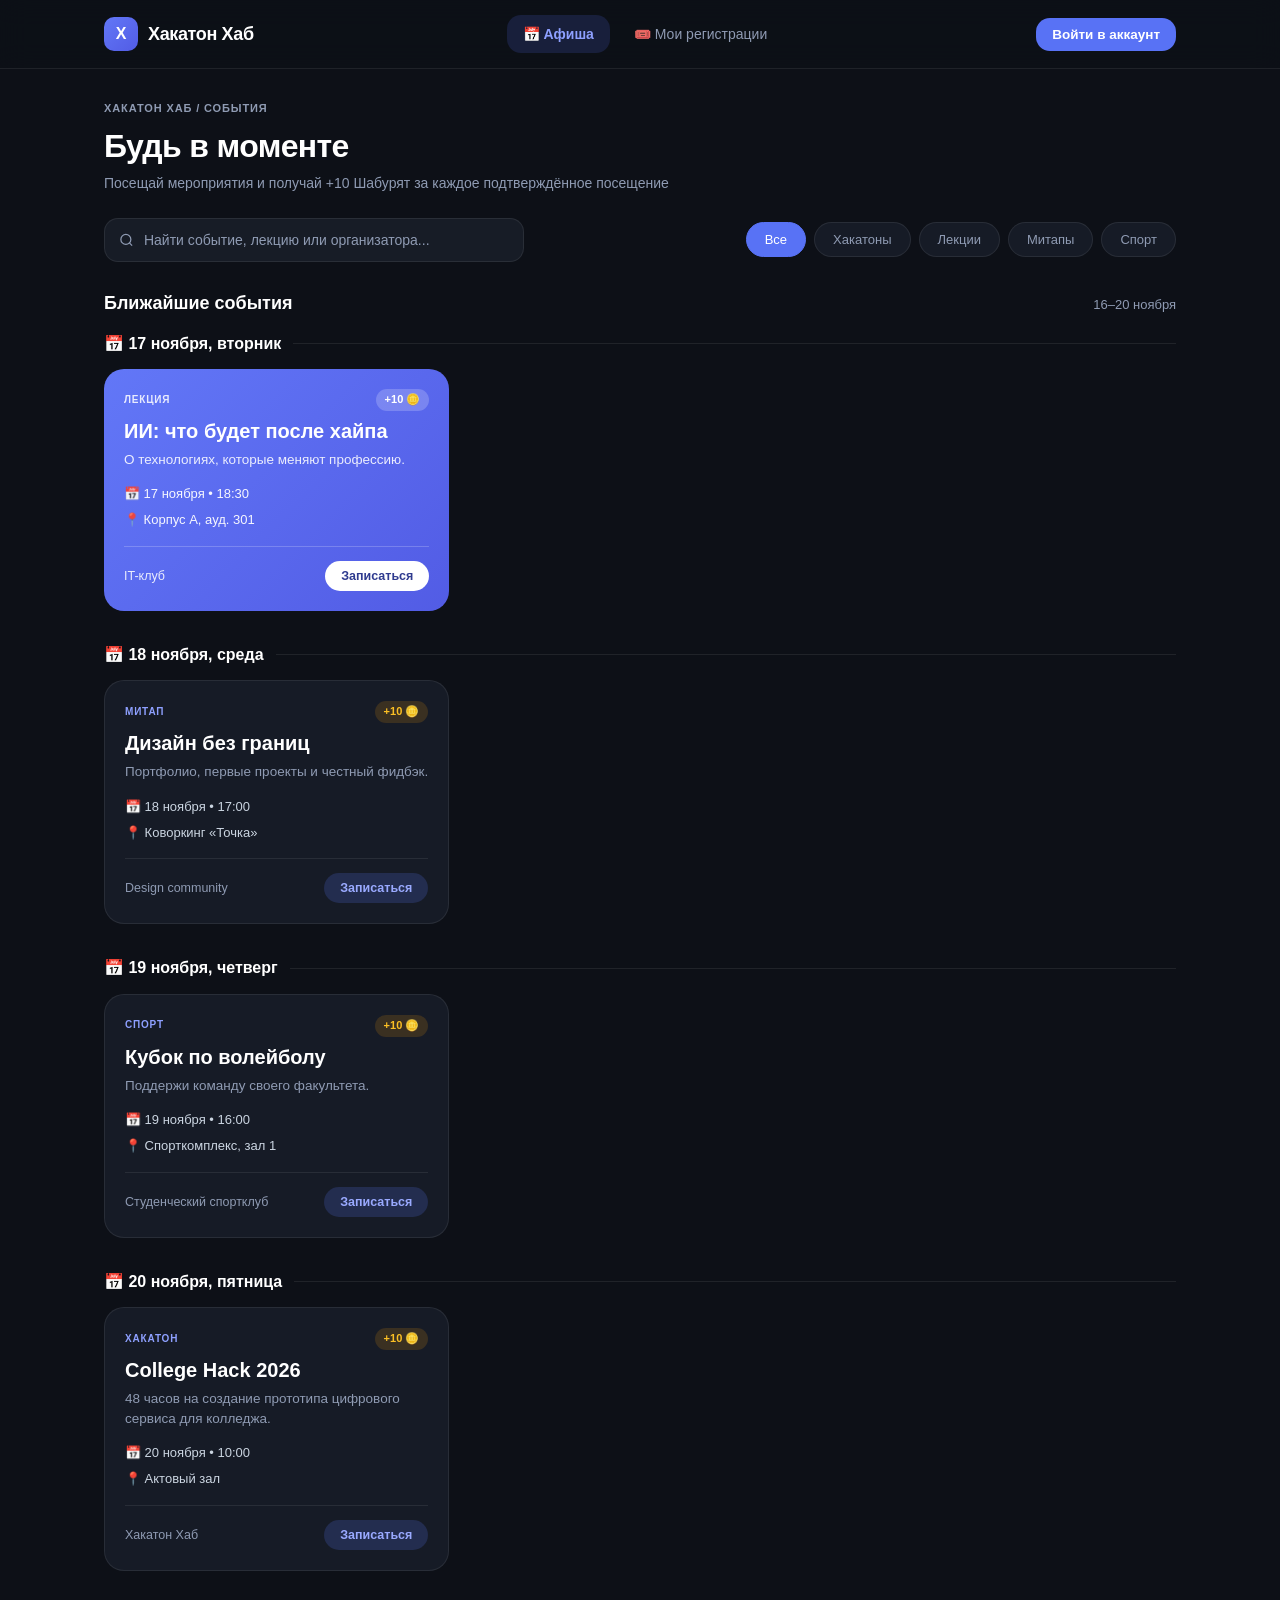
<file: index.html>
<!DOCTYPE html>
<html lang="ru">
<head>
  <meta charset="UTF-8" />
  <meta name="viewport" content="width=device-width, initial-scale=1.0" />
  <title>Хакатон Хаб — Афиша мероприятий</title>
  <link rel="stylesheet" href="style.css" />
</head>
<body>

  <!-- Верхняя навигационная панель -->
  <header class="topbar">
    <div class="container topbar-inner">
      <a href="index.html" class="brand" id="brand-logo">
        <span class="brand-badge">Х</span>
        <span class="brand-name">Хакатон Хаб</span>
      </a>

      <nav class="nav-tabs">
        <a href="index.html" class="tab-item active">📅 Афиша</a>
        <a href="registrations.html" class="tab-item">
          🎟️ Мои регистрации
          <span class="nav-counter" id="nav-reg-count">0</span>
        </a>
      </nav>

      <!-- Блок аккаунта и баланса Шабурят -->
      <div class="user-panel" id="user-panel"></div>
    </div>
  </header>

  <main class="container main-wrapper">

    <!-- ЭКРАН 1: АФИША -->
    <section id="view-feed" class="screen-content active">
      <div class="page-header">
        <div>
          <div class="eyebrow">ХАКАТОН ХАБ / СОБЫТИЯ</div>
          <h1 class="page-title">Будь в моменте</h1>
          <p class="page-subtitle">Посещай мероприятия и получай +10 Шабурят за каждое подтверждённое посещение</p>
        </div>
      </div>

      <div class="controls-bar">
        <div class="search-box">
          <svg width="16" height="16" fill="none" stroke="#8f9bb3" stroke-width="2" viewBox="0 0 24 24">
            <circle cx="11" cy="11" r="8"></circle>
            <path d="m21 21-4.3-4.3"></path>
          </svg>
          <input type="text" id="search-input" placeholder="Найти событие, лекцию или организатора..." />
        </div>

        <div class="chips-row" id="category-chips">
          <button class="chip active" data-category="all">Все</button>
          <button class="chip" data-category="Хакатон">Хакатоны</button>
          <button class="chip" data-category="Лекция">Лекции</button>
          <button class="chip" data-category="Митап">Митапы</button>
          <button class="chip" data-category="Спорт">Спорт</button>
        </div>
      </div>

      <div class="section-header">
        <span class="section-title">Ближайшие события</span>
        <span class="section-meta">16–20 ноября</span>
      </div>

      <div id="events-list" class="events-grid"></div>
    </section>

    <!-- ЭКРАН 2: ДЕТАЛИ СОБЫТИЯ -->
    <section id="view-details" class="screen-content">
      <div class="nav-header">
        <button class="back-btn" id="btn-back">← Назад к афише</button>
      </div>

      <div class="details-layout">
        <div class="details-main">
          <div class="hero-banner" id="detail-banner">
            <div class="hero-tag" id="detail-tag">ЛЕКЦИЯ / ТЕХНОЛОГИИ</div>
            <h1 class="hero-title" id="detail-title">ИИ: что будет после хайпа</h1>
            <div class="hero-bottom">
              <div class="hero-badges">
                <span class="badge-free" id="detail-entry">Вход свободный</span>
                <span class="badge-bonus">+10 Шабурят</span>
              </div>
              <span class="hero-date" id="detail-short-date">17.11</span>
            </div>
          </div>

          <div class="about-block">
            <h3>О событии</h3>
            <p id="detail-description"></p>
          </div>
        </div>

        <aside class="details-sidebar">
          <div class="info-card">
            <div class="info-list">
              <div class="info-row">
                <div class="info-icon">📅</div>
                <div>
                  <div class="info-main" id="detail-date">17 ноября, вторник</div>
                  <div class="info-sub" id="detail-time">18:30–20:00</div>
                </div>
              </div>
              <div class="info-row">
                <div class="info-icon">📍</div>
                <div>
                  <div class="info-main" id="detail-location">Корпус А, аудитория 301</div>
                  <div class="info-sub" id="detail-address">Университетская, 12</div>
                </div>
              </div>
              <div class="info-row">
                <div class="info-icon">👥</div>
                <div>
                  <div class="info-main" id="detail-organizer">IT-клуб</div>
                  <div class="info-sub">Организатор</div>
                </div>
              </div>
            </div>

            <div class="reminder-card">
              <div class="reminder-top">
                <div class="reminder-left">
                  <span>🔔</span>
                  <div>
                    <div class="reminder-title">Не пропусти начало</div>
                    <div class="reminder-sub">Напомним за день и за час</div>
                  </div>
                </div>
                <label class="switch">
                  <input type="checkbox" id="detail-reminder-toggle" checked />
                  <span class="slider"></span>
                </label>
              </div>
              <div class="reminder-note" id="reminder-status-text">Локальные уведомления в браузере</div>
            </div>

            <button class="btn-cta" id="detail-cta-btn">
              <span id="detail-cta-text">Записаться</span>
              <span class="arrow" id="detail-cta-arrow">→</span>
            </button>
            <div class="cta-caption" id="detail-cta-caption">Бонус +10 Шабурят начислится после подтверждения посещения</div>
          </div>
        </aside>
      </div>
    </section>

  </main>

  <!-- Модальное окно авторизации -->
  <div class="modal-backdrop" id="auth-modal">
    <div class="modal-card">
      <div class="modal-header">
        <div>
          <div class="eyebrow">COLLEGE PLATFORM ID</div>
          <h2 class="modal-title">Вход в аккаунт</h2>
        </div>
        <button class="modal-close" id="close-auth-modal">✕</button>
      </div>
      <p class="modal-subtitle">Единая учётная запись и кошелёк бонусов «Шабурята»</p>

      <form id="auth-form" class="auth-form">
        <div class="form-group">
          <label for="auth-name">Имя и фамилия</label>
          <input type="text" id="auth-name" placeholder="Например: Алексей Смирнов" required />
        </div>
        <div class="form-group">
          <label for="auth-group">Номер группы</label>
          <input type="text" id="auth-group" placeholder="Например: 1XX-1-11" required />
        </div>
        <button type="submit" class="btn-cta">Войти или создать аккаунт</button>
      </form>

      <div class="demo-accounts">
        <div class="demo-label">Быстрый вход в тестовый аккаунт:</div>
        <div class="demo-list">
          <button type="button" class="demo-btn" data-name="Мария Иванова" data-group="1ИС-2-24">Мария Иванова (гр. 1ИС-2-24)</button>
          <button type="button" class="demo-btn" data-name="Дмитрий Соколов" data-group="2ПМ-1-23">Дмитрий Соколов (гр. 2ПМ-1-23)</button>
        </div>
      </div>
    </div>
  </div>

  <!-- Модальное окно кошелька Шабурят -->
  <div class="modal-backdrop" id="wallet-modal">
    <div class="modal-card">
      <div class="modal-header">
        <div>
          <div class="eyebrow">ЕДИНЫЙ КОШЕЛЁК</div>
          <h2 class="modal-title">Мои Шабурята</h2>
        </div>
        <button class="modal-close" id="close-wallet-modal">✕</button>
      </div>

      <div class="wallet-summary">
        <div class="wallet-balance-box">
          <span class="wallet-balance-label">Текущий баланс</span>
          <span class="wallet-balance-value" id="wallet-balance-num">0 🪙</span>
        </div>
        <div class="wallet-limits">
          <div class="limit-row">
            <span>Лимит Хакатон Хаба за неделю:</span>
            <strong id="wallet-service-limit">0 / 20</strong>
          </div>
          <div class="limit-row">
            <span>Общий недельный лимит:</span>
            <strong id="wallet-total-limit">0 / 60</strong>
          </div>
        </div>
      </div>

      <div class="wallet-rules-note">
        +10 Шабурят за подтверждённое посещение мероприятия. Оплата до 30% заказа в «Кампус Фуд».
      </div>

      <h3 class="history-title">История начислений</h3>
      <div class="history-list" id="wallet-history-list"></div>
    </div>
  </div>

  <div class="toast" id="toast"></div>

  <script src="script.js"></script>
</body>
</html>
</file>
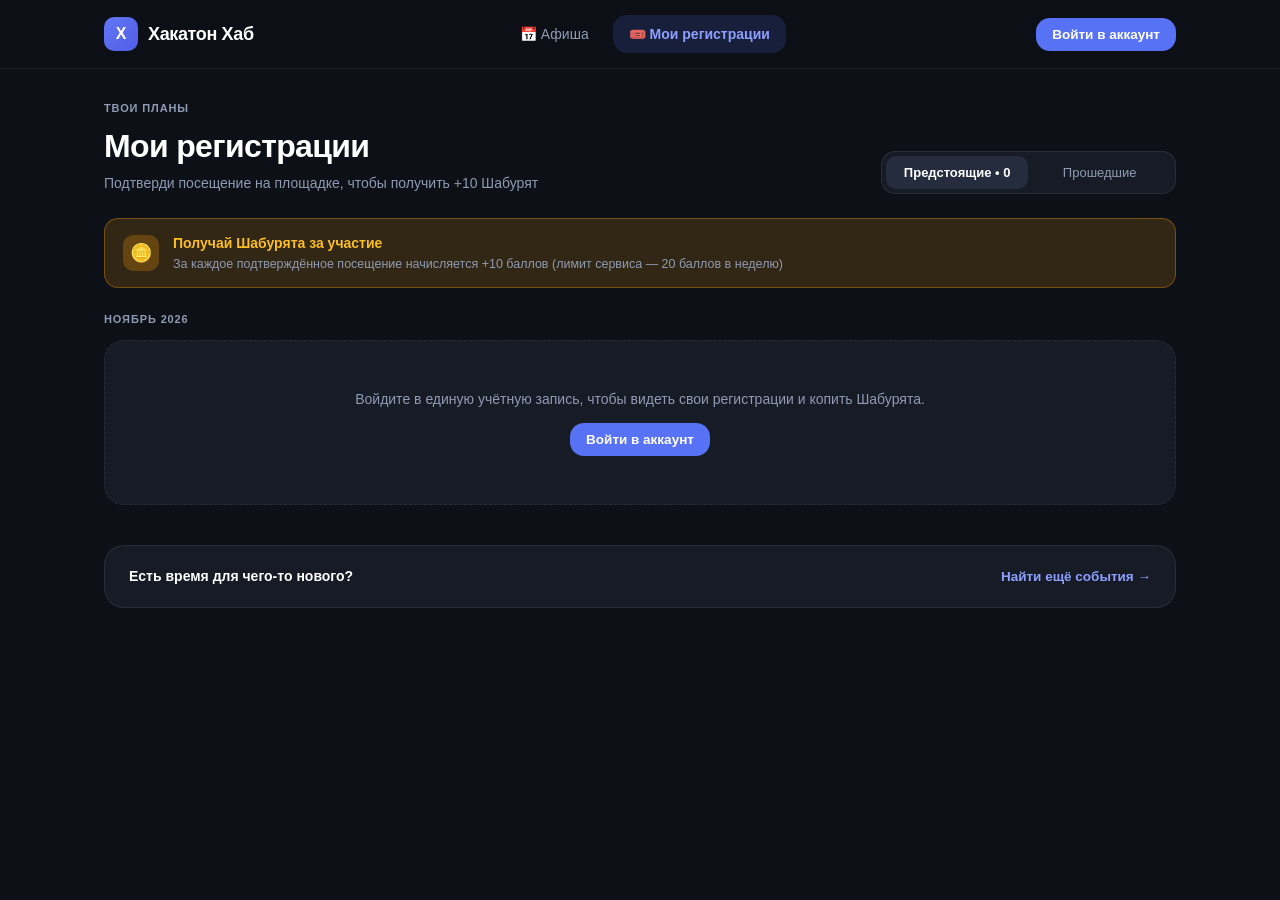
<file: registrations.html>
<!DOCTYPE html>
<html lang="ru">
<head>
  <meta charset="UTF-8" />
  <meta name="viewport" content="width=device-width, initial-scale=1.0" />
  <title>Хакатон Хаб — Мои регистрации</title>
  <link rel="stylesheet" href="style.css" />
</head>
<body>

  <!-- Верхняя навигационная панель -->
  <header class="topbar">
    <div class="container topbar-inner">
      <a href="index.html" class="brand">
        <span class="brand-badge">Х</span>
        <span class="brand-name">Хакатон Хаб</span>
      </a>

      <nav class="nav-tabs">
        <a href="index.html" class="tab-item">📅 Афиша</a>
        <a href="registrations.html" class="tab-item active">
          🎟️ Мои регистрации
          <span class="nav-counter" id="nav-reg-count">0</span>
        </a>
      </nav>

      <!-- Блок аккаунта и баланса Шабурят -->
      <div class="user-panel" id="user-panel"></div>
    </div>
  </header>

  <main class="container main-wrapper">

    <section id="view-registrations" class="screen-content active">
      <div class="page-header">
        <div>
          <div class="eyebrow">ТВОИ ПЛАНЫ</div>
          <h1 class="page-title">Мои регистрации</h1>
          <p class="page-subtitle">Подтверди посещение на площадке, чтобы получить +10 Шабурят</p>
        </div>

        <div class="segmented-control">
          <button class="segment-btn active" data-tab="upcoming" id="seg-upcoming">Предстоящие • 0</button>
          <button class="segment-btn" data-tab="past" id="seg-past">Прошедшие</button>
        </div>
      </div>

      <div class="alert-banner" id="reg-alert-banner">
        <div class="alert-icon">🪙</div>
        <div>
          <div class="alert-title">Получай Шабурята за участие</div>
          <div class="alert-sub">За каждое подтверждённое посещение начисляется +10 баллов (лимит сервиса — 20 баллов в неделю)</div>
        </div>
      </div>

      <div class="month-label" id="reg-month-label">НОЯБРЬ 2026</div>

      <!-- Сетка регистраций -->
      <div id="registrations-list" class="events-grid"></div>

      <div class="empty-promo">
        <div class="empty-promo-title">Есть время для чего-то нового?</div>
        <a href="index.html" class="empty-promo-link">
          <span>Найти ещё события →</span>
        </a>
      </div>
    </section>

  </main>

  <!-- Модальное окно авторизации -->
  <div class="modal-backdrop" id="auth-modal">
    <div class="modal-card">
      <div class="modal-header">
        <div>
          <div class="eyebrow">COLLEGE PLATFORM ID</div>
          <h2 class="modal-title">Вход в аккаунт</h2>
        </div>
        <button class="modal-close" id="close-auth-modal">✕</button>
      </div>
      <p class="modal-subtitle">Единая учётная запись и кошелёк бонусов «Шабурята»</p>

      <form id="auth-form" class="auth-form">
        <div class="form-group">
          <label for="auth-name">Имя и фамилия</label>
          <input type="text" id="auth-name" placeholder="Например: Алексей Смирнов" required />
        </div>
        <div class="form-group">
          <label for="auth-group">Номер группы</label>
          <input type="text" id="auth-group" placeholder="Например: 1XX-1-11" required />
        </div>
        <button type="submit" class="btn-cta">Войти или создать аккаунт</button>
      </form>

      <div class="demo-accounts">
        <div class="demo-label">Быстрый вход в тестовый аккаунт:</div>
        <div class="demo-list">
          <button type="button" class="demo-btn" data-name="Мария Иванова" data-group="1ИС-2-24">Мария Иванова (гр. 1ИС-2-24)</button>
          <button type="button" class="demo-btn" data-name="Дмитрий Соколов" data-group="2ПМ-1-23">Дмитрий Соколов (гр. 2ПМ-1-23)</button>
        </div>
      </div>
    </div>
  </div>

  <!-- Модальное окно кошелька Шабурят -->
  <div class="modal-backdrop" id="wallet-modal">
    <div class="modal-card">
      <div class="modal-header">
        <div>
          <div class="eyebrow">ЕДИНЫЙ КОШЕЛЁК</div>
          <h2 class="modal-title">Мои Шабурята</h2>
        </div>
        <button class="modal-close" id="close-wallet-modal">✕</button>
      </div>

      <div class="wallet-summary">
        <div class="wallet-balance-box">
          <span class="wallet-balance-label">Текущий баланс</span>
          <span class="wallet-balance-value" id="wallet-balance-num">0 🪙</span>
        </div>
        <div class="wallet-limits">
          <div class="limit-row">
            <span>Лимит Хакатон Хаба за неделю:</span>
            <strong id="wallet-service-limit">0 / 20</strong>
          </div>
          <div class="limit-row">
            <span>Общий недельный лимит:</span>
            <strong id="wallet-total-limit">0 / 60</strong>
          </div>
        </div>
      </div>

      <div class="wallet-rules-note">
        +10 Шабурят за подтверждённое посещение мероприятия. Оплата до 30% заказа в «Кампус Фуд».
      </div>

      <h3 class="history-title">История начислений</h3>
      <div class="history-list" id="wallet-history-list"></div>
    </div>
  </div>

  <div class="toast" id="toast"></div>

  <script src="script.js"></script>
</body>
</html>
</file>
<file: style.css>
:root {
  --bg-app: #0d1017;
  --bg-surface: #161b26;
  --bg-surface-hover: #1e2534;
  --bg-input: #171c26;
  --border-subtle: rgba(255, 255, 255, 0.08);
  --text-primary: #ffffff;
  --text-secondary: #8f9bb3;
  --text-muted: #5c6880;
  --accent-blue: #5872f5;
  --accent-blue-hover: #4760e0;
  --accent-gradient: linear-gradient(135deg, #6277f7 0%, #525ce5 100%);
  --accent-purple-text: #8ea0ff;
  --bonus-bg: rgba(245, 158, 11, 0.16);
  --bonus-text: #fbbf24;
  --bonus-border: rgba(245, 158, 11, 0.35);
  --success-bg: rgba(34, 197, 94, 0.14);
  --success-text: #4ade80;
  --danger-text: #f87171;
  --radius-xl: 24px;
  --radius-lg: 20px;
  --radius-md: 14px;
  --radius-pill: 999px;
  --font-main: -apple-system, BlinkMacSystemFont, "SF Pro Display", "Segoe UI", Roboto, Inter, sans-serif;
}

* {
  box-sizing: border-box;
  margin: 0;
  padding: 0;
  -webkit-tap-highlight-color: transparent;
}

body {
  background-color: var(--bg-app);
  color: var(--text-primary);
  font-family: var(--font-main);
  min-height: 100vh;
  line-height: 1.45;
}

.container {
  max-width: 1120px;
  margin: 0 auto;
  padding: 0 24px;
}

/* Верхняя навигация */
.topbar {
  position: sticky;
  top: 0;
  z-index: 50;
  background-color: rgba(13, 16, 23, 0.88);
  backdrop-filter: blur(14px);
  border-bottom: 1px solid var(--border-subtle);
}

.topbar-inner {
  min-height: 68px;
  display: flex;
  align-items: center;
  justify-content: space-between;
  gap: 16px;
  flex-wrap: wrap;
  padding-top: 8px;
  padding-bottom: 8px;
}

.brand {
  display: flex;
  align-items: center;
  gap: 10px;
  text-decoration: none;
  color: var(--text-primary);
}

.brand-badge {
  width: 34px;
  height: 34px;
  border-radius: 10px;
  background: var(--accent-gradient);
  display: flex;
  align-items: center;
  justify-content: center;
  font-weight: 800;
  font-size: 16px;
  color: #ffffff;
}

.brand-name {
  font-size: 18px;
  font-weight: 700;
  letter-spacing: -0.02em;
}

.nav-tabs {
  display: flex;
  gap: 8px;
}

.tab-item {
  display: flex;
  align-items: center;
  gap: 8px;
  padding: 9px 16px;
  border-radius: var(--radius-md);
  text-decoration: none;
  font-size: 14px;
  font-weight: 500;
  color: var(--text-secondary);
  transition: 0.2s;
}

.tab-item:hover {
  color: var(--text-primary);
  background-color: rgba(255, 255, 255, 0.04);
}

.tab-item.active {
  background-color: rgba(88, 114, 245, 0.16);
  color: var(--accent-purple-text);
  font-weight: 600;
}

.nav-counter {
  background-color: var(--accent-blue);
  color: #ffffff;
  font-size: 11px;
  font-weight: 700;
  padding: 2px 7px;
  border-radius: var(--radius-pill);
}

/* Панель пользователя и баланса в шапке */
.user-panel {
  display: flex;
  align-items: center;
  gap: 10px;
}

.btn-login-nav {
  background-color: var(--accent-blue);
  color: #ffffff;
  border: none;
  border-radius: var(--radius-md);
  padding: 9px 16px;
  font-size: 13.5px;
  font-weight: 600;
  cursor: pointer;
  transition: 0.2s;
}

.btn-login-nav:hover {
  background-color: var(--accent-blue-hover);
}

.bonus-pill {
  display: flex;
  align-items: center;
  gap: 6px;
  background-color: var(--bonus-bg);
  border: 1px solid var(--bonus-border);
  color: var(--bonus-text);
  padding: 7px 13px;
  border-radius: var(--radius-pill);
  font-size: 13px;
  font-weight: 700;
  cursor: pointer;
  transition: 0.2s;
}

.bonus-pill:hover {
  filter: brightness(1.1);
}

.user-chip {
  display: flex;
  align-items: center;
  gap: 8px;
  background-color: var(--bg-surface);
  border: 1px solid var(--border-subtle);
  padding: 6px 12px;
  border-radius: var(--radius-pill);
  font-size: 13px;
}

.user-name-text {
  font-weight: 600;
  color: var(--text-primary);
}

.btn-logout {
  background: none;
  border: none;
  color: var(--text-secondary);
  font-size: 12px;
  cursor: pointer;
  padding-left: 6px;
  border-left: 1px solid var(--border-subtle);
}

.btn-logout:hover {
  color: var(--danger-text);
}

/* Основная область */
.main-wrapper {
  padding-top: 32px;
  padding-bottom: 64px;
}

.screen-content {
  display: none;
  animation: fadeIn 0.2s ease;
}

.screen-content.active {
  display: block;
}

@keyframes fadeIn {
  from { opacity: 0; transform: translateY(6px); }
  to { opacity: 1; transform: translateY(0); }
}

.page-header {
  display: flex;
  justify-content: space-between;
  align-items: flex-end;
  flex-wrap: wrap;
  gap: 16px;
  margin-bottom: 24px;
}

.eyebrow {
  font-size: 11px;
  font-weight: 700;
  letter-spacing: 0.08em;
  text-transform: uppercase;
  color: var(--text-secondary);
  margin-bottom: 6px;
}

.page-title {
  font-size: 32px;
  font-weight: 700;
  letter-spacing: -0.02em;
  margin-bottom: 4px;
}

.page-subtitle {
  font-size: 14px;
  color: var(--text-secondary);
}

.controls-bar {
  display: flex;
  justify-content: space-between;
  align-items: center;
  flex-wrap: wrap;
  gap: 16px;
  margin-bottom: 28px;
}

.search-box {
  background-color: var(--bg-input);
  border: 1px solid var(--border-subtle);
  border-radius: var(--radius-md);
  height: 44px;
  padding: 0 14px;
  display: flex;
  align-items: center;
  gap: 10px;
  flex: 1;
  min-width: 260px;
  max-width: 420px;
}

.search-box input {
  background: none;
  border: none;
  outline: none;
  color: var(--text-primary);
  font-size: 14px;
  width: 100%;
}

.search-box input::placeholder {
  color: var(--text-secondary);
}

.chips-row {
  display: flex;
  gap: 8px;
  flex-wrap: wrap;
}

.chip {
  padding: 9px 18px;
  border-radius: var(--radius-pill);
  background-color: var(--bg-surface);
  border: 1px solid var(--border-subtle);
  color: var(--text-secondary);
  font-size: 13px;
  font-weight: 500;
  cursor: pointer;
  transition: 0.2s;
}

.chip:hover {
  border-color: rgba(255, 255, 255, 0.2);
  color: var(--text-primary);
}

.chip.active {
  background-color: var(--accent-blue);
  color: #ffffff;
  border-color: var(--accent-blue);
}

.section-header {
  display: flex;
  justify-content: space-between;
  align-items: baseline;
  margin-bottom: 16px;
}

.section-title {
  font-size: 18px;
  font-weight: 600;
}

.section-meta {
  font-size: 13px;
  color: var(--text-secondary);
}

.events-grid {
  display: grid;
  grid-template-columns: repeat(auto-fill, minmax(320px, 1fr));
  gap: 18px;
}

.event-card {
  background-color: var(--bg-surface);
  border: 1px solid var(--border-subtle);
  border-radius: var(--radius-lg);
  padding: 20px;
  display: flex;
  flex-direction: column;
  justify-content: space-between;
  cursor: pointer;
  transition: transform 0.18s ease, background-color 0.2s, border-color 0.2s;
}

.event-card:hover {
  transform: translateY(-3px);
  background-color: var(--bg-surface-hover);
  border-color: rgba(255, 255, 255, 0.16);
}

.event-card.featured {
  background: var(--accent-gradient);
  border: none;
}

.event-card.featured:hover {
  filter: brightness(1.04);
}

.card-top-row {
  display: flex;
  justify-content: space-between;
  align-items: center;
  margin-bottom: 8px;
}

.card-tag {
  font-size: 10px;
  font-weight: 700;
  letter-spacing: 0.08em;
  text-transform: uppercase;
  color: var(--accent-purple-text);
  display: inline-block;
}

.event-card.featured .card-tag {
  color: rgba(255, 255, 255, 0.85);
}

.card-bonus-badge {
  font-size: 11px;
  font-weight: 700;
  color: var(--bonus-text);
  background-color: var(--bonus-bg);
  padding: 3px 9px;
  border-radius: var(--radius-pill);
}

.event-card.featured .card-bonus-badge {
  background-color: rgba(255, 255, 255, 0.2);
  color: #ffffff;
}

.card-title {
  font-size: 20px;
  font-weight: 700;
  line-height: 1.25;
  margin-bottom: 6px;
}

.card-desc {
  font-size: 13.5px;
  color: var(--text-secondary);
  margin-bottom: 16px;
  line-height: 1.45;
}

.event-card.featured .card-desc {
  color: rgba(255, 255, 255, 0.88);
}

.card-meta-list {
  display: flex;
  flex-direction: column;
  gap: 7px;
  margin-bottom: 16px;
}

.card-meta-list.compact {
  margin-bottom: 10px;
}

.meta-item {
  display: flex;
  align-items: center;
  gap: 8px;
  font-size: 13px;
  color: #cbd5e1;
}

.event-card.featured .meta-item {
  color: rgba(255, 255, 255, 0.94);
}

.card-footer {
  display: flex;
  justify-content: space-between;
  align-items: center;
  padding-top: 14px;
  border-top: 1px solid rgba(255, 255, 255, 0.08);
  margin-top: auto;
}

.event-card.featured .card-footer {
  border-top-color: rgba(255, 255, 255, 0.2);
}

.organizer {
  font-size: 12.5px;
  color: var(--text-secondary);
}

.reg-organizer {
  margin-bottom: 12px;
}

.event-card.featured .organizer {
  color: rgba(255, 255, 255, 0.88);
}

.btn-card {
  padding: 8px 16px;
  border-radius: var(--radius-pill);
  font-size: 12.5px;
  font-weight: 600;
  border: none;
  cursor: pointer;
  transition: 0.2s;
}

.btn-card-light {
  background-color: #ffffff;
  color: #2f3b8f;
}

.btn-card-primary {
  background-color: rgba(88, 114, 245, 0.2);
  color: #9aaaff;
}

.btn-card-registered {
  background-color: var(--success-bg);
  color: var(--success-text);
}

.btn-confirm-visit {
  width: 100%;
  margin-top: 10px;
  padding: 9px 14px;
  border-radius: var(--radius-md);
  background-color: var(--bonus-bg);
  border: 1px solid var(--bonus-border);
  color: var(--bonus-text);
  font-size: 12.5px;
  font-weight: 600;
  cursor: pointer;
  transition: 0.2s;
}

.btn-confirm-visit:hover {
  filter: brightness(1.12);
}

.btn-confirm-visit.done {
  background-color: var(--success-bg);
  border-color: rgba(74, 222, 128, 0.3);
  color: var(--success-text);
  cursor: default;
}

/* Детали события */
.nav-header {
  margin-bottom: 20px;
}

.back-btn {
  background: var(--bg-surface);
  border: 1px solid var(--border-subtle);
  border-radius: var(--radius-md);
  padding: 9px 16px;
  color: var(--text-primary);
  cursor: pointer;
  font-size: 13.5px;
  font-weight: 500;
  transition: 0.2s;
}

.back-btn:hover {
  background-color: var(--bg-surface-hover);
}

.details-layout {
  display: grid;
grid-template-columns: 1.4fr 1fr;
gap: 28px;
align-items: start;
}
.hero-banner {
background: var(--accent-gradient);
border-radius: var(--radius-xl);
padding: 28px;
margin-bottom: 24px;
}
.hero-tag {
font-size: 11px;
font-weight: 700;
letter-spacing: 0.08em;
text-transform: uppercase;
color: rgba(255, 255, 255, 0.85);
margin-bottom: 12px;
}
.hero-title {
font-size: 32px;
font-weight: 700;
line-height: 1.2;
margin-bottom: 28px;
}
.hero-bottom {
display: flex;
justify-content: space-between;
align-items: center;
flex-wrap: wrap;
gap: 12px;
}
.hero-badges {
display: flex;
gap: 8px;
flex-wrap: wrap;
}
.badge-free,
.badge-bonus {
background: rgba(255, 255, 255, 0.18);
padding: 7px 14px;
border-radius: var(--radius-pill);
font-size: 13px;
font-weight: 600;
}
.hero-date {
font-size: 24px;
font-weight: 700;
}
.about-block {
background-color: var(--bg-surface);
border: 1px solid var(--border-subtle);
border-radius: var(--radius-lg);
padding: 24px;
}
.about-block h3 {
font-size: 18px;
font-weight: 600;
margin-bottom: 10px;
}
.about-block p {
font-size: 14.5px;
line-height: 1.6;
color: #cbd5e1;
}
.info-card {
background-color: var(--bg-surface);
border: 1px solid var(--border-subtle);
border-radius: var(--radius-xl);
padding: 24px;
}
.info-list {
display: flex;
flex-direction: column;
gap: 16px;
margin-bottom: 24px;
}
.info-row {
display: flex;
align-items: flex-start;
gap: 12px;
}
.info-icon {
width: 38px;
height: 38px;
border-radius: 11px;
background-color: var(--bg-app);
display: flex;
align-items: center;
justify-content: center;
color: var(--accent-purple-text);
flex-shrink: 0;
}
.info-main {
font-size: 14.5px;
font-weight: 600;
margin-bottom: 2px;
}
.info-sub {
font-size: 12.5px;
color: var(--text-secondary);
}
.reminder-card {
background-color: var(--bg-app);
border: 1px solid var(--border-subtle);
border-radius: var(--radius-md);
padding: 14px;
margin-bottom: 20px;
}
.reminder-top {
display: flex;
align-items: center;
justify-content: space-between;
padding-bottom: 10px;
border-bottom: 1px solid var(--border-subtle);
margin-bottom: 8px;
}
.reminder-left {
display: flex;
align-items: center;
gap: 10px;
}
.reminder-title {
font-size: 13.5px;
font-weight: 600;
}
.reminder-sub {
font-size: 11.5px;
color: var(--text-secondary);
}
.reminder-note {
font-size: 11px;
color: var(--text-muted);
}
.switch {
position: relative;
display: inline-block;
width: 44px;
height: 24px;
}
.switch input {
opacity: 0;
width: 0;
height: 0;
}
.slider {
position: absolute;
cursor: pointer;
inset: 0;
background-color: #2c3446;
border-radius: 34px;
transition: 0.3s;
}
.slider:before {
position: absolute;
content: "";
height: 18px;
width: 18px;
left: 3px;
bottom: 3px;
background-color: white;
border-radius: 50%;
transition: 0.3s;
}
input:checked + .slider {
background-color: var(--accent-blue);
}
input:checked + .slider:before {
transform: translateX(20px);
}
.btn-cta {
width: 100%;
height: 52px;
border-radius: var(--radius-md);
background-color: var(--accent-blue);
color: #ffffff;
font-size: 15px;
font-weight: 600;
border: none;
display: flex;
align-items: center;
justify-content: center;
position: relative;
cursor: pointer;
margin-bottom: 10px;
transition: 0.2s;
}
.btn-cta:hover {
background-color: var(--accent-blue-hover);
}
.btn-cta.registered {
background-color: var(--success-bg);
color: var(--success-text);
border: 1px solid rgba(74, 222, 128, 0.3);
}
.btn-cta .arrow {
position: absolute;
right: 18px;
}
.cta-caption {
text-align: center;
font-size: 12px;
color: var(--text-secondary);
}
/* Мои регистрации */
.segmented-control {
display: inline-grid;
grid-template-columns: 1fr 1fr;
background-color: var(--bg-surface);
padding: 4px;
border-radius: var(--radius-md);
border: 1px solid var(--border-subtle);
}
.segment-btn {
padding: 9px 18px;
border-radius: 10px;
border: none;
background: transparent;
color: var(--text-secondary);
font-size: 13px;
font-weight: 500;
cursor: pointer;
transition: 0.2s;
white-space: nowrap;
}
.segment-btn.active {
background-color: #252c3d;
color: #ffffff;
font-weight: 600;
}
.alert-banner {
background: var(--bonus-bg);
border: 1px solid var(--bonus-border);
border-radius: var(--radius-md);
padding: 14px 18px;
display: flex;
align-items: center;
gap: 14px;
margin-bottom: 24px;
}
.alert-icon {
width: 36px;
height: 36px;
border-radius: 10px;
background-color: rgba(245, 158, 11, 0.25);
display: flex;
align-items: center;
justify-content: center;
flex-shrink: 0;
font-size: 18px;
}
.alert-title {
font-size: 14px;
font-weight: 600;
color: var(--bonus-text);
margin-bottom: 2px;
}
.alert-sub {
font-size: 12.5px;
color: var(--text-secondary);
}
.month-label {
font-size: 11px;
font-weight: 700;
letter-spacing: 0.08em;
text-transform: uppercase;
color: var(--text-secondary);
margin-bottom: 12px;
}
.reg-card-header {
display: flex;
justify-content: space-between;
align-items: center;
margin-bottom: 8px;
}
.status-pill-green {
background-color: var(--success-bg);
color: var(--success-text);
font-size: 11px;
font-weight: 600;
padding: 4px 10px;
border-radius: var(--radius-pill);
}
.reg-actions {
display: flex;
justify-content: space-between;
align-items: center;
margin-top: 14px;
padding-top: 12px;
border-top: 1px solid var(--border-subtle);
font-size: 13px;
font-weight: 500;
}
.link-cancel {
color: var(--danger-text);
cursor: pointer;
}
.link-details {
color: var(--accent-purple-text);
cursor: pointer;
}
.empty-state {
grid-column: 1 / -1;
text-align: center;
padding: 48px 16px;
color: var(--text-secondary);
font-size: 14px;
background-color: var(--bg-surface);
border-radius: var(--radius-lg);
border: 1px dashed var(--border-subtle);
}
.empty-promo {
margin-top: 40px;
padding: 20px 24px;
background-color: var(--bg-surface);
border-radius: var(--radius-lg);
border: 1px solid var(--border-subtle);
display: flex;
justify-content: space-between;
align-items: center;
flex-wrap: wrap;
gap: 12px;
}
.empty-promo-title {
font-size: 14px;
font-weight: 600;
}
.empty-promo-link {
color: var(--accent-purple-text);
font-size: 13.5px;
font-weight: 600;
text-decoration: none;
}
/* Модальные окна */
.modal-backdrop {
position: fixed;
inset: 0;
background-color: rgba(0, 0, 0, 0.72);
backdrop-filter: blur(6px);
display: none;
align-items: center;
justify-content: center;
padding: 16px;
z-index: 200;
}
.modal-backdrop.open {
display: flex;
}
.modal-card {
width: 100%;
max-width: 440px;
background-color: var(--bg-surface);
border: 1px solid var(--border-subtle);
border-radius: var(--radius-xl);
padding: 24px;
box-shadow: 0 24px 60px rgba(0, 0, 0, 0.6);
}
.modal-header {
display: flex;
justify-content: space-between;
align-items: flex-start;
margin-bottom: 8px;
}
.modal-title {
font-size: 22px;
font-weight: 700;
}
.modal-subtitle {
font-size: 13px;
color: var(--text-secondary);
margin-bottom: 20px;
}
.modal-close {
background: var(--bg-app);
border: 1px solid var(--border-subtle);
color: var(--text-secondary);
width: 32px;
height: 32px;
border-radius: 50%;
cursor: pointer;
font-size: 14px;
}
.auth-form {
display: flex;
flex-direction: column;
gap: 14px;
}
.form-group {
display: flex;
flex-direction: column;
gap: 6px;
}
.form-group label {
font-size: 12.5px;
font-weight: 500;
color: var(--text-secondary);
}
.form-group input {
height: 44px;
padding: 0 14px;
border-radius: var(--radius-md);
background-color: var(--bg-app);
border: 1px solid var(--border-subtle);
color: var(--text-primary);
font-size: 14px;
outline: none;
}
.form-group input:focus {
border-color: var(--accent-blue);
}
.demo-accounts {
margin-top: 18px;
padding-top: 16px;
border-top: 1px solid var(--border-subtle);
}
.demo-label {
font-size: 12px;
color: var(--text-secondary);
margin-bottom: 10px;
}
.demo-list {
display: flex;
flex-direction: column;
gap: 8px;
}
.demo-btn {
text-align: left;
padding: 10px 14px;
border-radius: var(--radius-md);
background-color: var(--bg-app);
border: 1px solid var(--border-subtle);
color: var(--text-primary);
font-size: 13px;
cursor: pointer;
transition: 0.2s;
}
.demo-btn:hover {
border-color: var(--accent-blue);
}
/* Кошелёк Шабурят */
.wallet-summary {
background-color: var(--bg-app);
border: 1px solid var(--border-subtle);
border-radius: var(--radius-lg);
padding: 16px;
margin-bottom: 14px;
}
.wallet-balance-box {
display: flex;
justify-content: space-between;
align-items: center;
padding-bottom: 12px;
margin-bottom: 12px;
border-bottom: 1px solid var(--border-subtle);
}
.wallet-balance-label {
font-size: 13px;
color: var(--text-secondary);
}
.wallet-balance-value {
font-size: 24px;
font-weight: 800;
color: var(--bonus-text);
}
.wallet-limits {
display: flex;
flex-direction: column;
gap: 6px;
}
.limit-row {
display: flex;
justify-content: space-between;
font-size: 12.5px;
color: var(--text-secondary);
}
.limit-row strong {
color: var(--text-primary);
}
.wallet-rules-note {
font-size: 12px;
color: var(--text-secondary);
background-color: rgba(88, 114, 245, 0.1);
border-radius: var(--radius-md);
padding: 10px 12px;
margin-bottom: 16px;
}
.history-title {
font-size: 14px;
font-weight: 600;
margin-bottom: 10px;
}
.history-list {
max-height: 220px;
overflow-y: auto;
display: flex;
flex-direction: column;
gap: 8px;
}
.history-item {
display: flex;
justify-content: space-between;
align-items: center;
background-color: var(--bg-app);
padding: 10px 12px;
border-radius: var(--radius-md);
font-size: 12.5px;
}
.history-item-title {
font-weight: 600;
margin-bottom: 2px;
}
.history-item-date {
font-size: 11px;
color: var(--text-secondary);
}
.history-item-amount {
font-weight: 700;
color: var(--success-text);
}
.toast {
position: fixed;
bottom: 24px;
right: 24px;
background-color: #252c3d;
border: 1px solid var(--border-subtle);
color: #ffffff;
padding: 14px 20px;
border-radius: var(--radius-md);
font-size: 13.5px;
font-weight: 500;
opacity: 0;
pointer-events: none;
transform: translateY(10px);
transition: 0.25s ease;
z-index: 300;
box-shadow: 0 12px 30px rgba(0, 0, 0, 0.45);
}
.toast.show {
opacity: 1;
transform: translateY(0);
}
@media (max-width: 820px) {
.details-layout {
grid-template-columns: 1fr;
}
}
@media (max-width: 560px) {
.container {
padding: 0 16px;
}
.page-title {
font-size: 26px;
}
.hero-title {
font-size: 24px;
}
.search-box {
max-width: 100%;
}
.toast {
left: 16px;
right: 16px;
text-align: center;
}
}
/* Группировка событий по датам на главной странице */
.date-group-section {
  margin-bottom: 32px;
}

.date-group-header {
  display: flex;
  align-items: center;
  gap: 12px;
  margin-bottom: 14px;
}

.date-group-title {
  font-size: 16px;
  font-weight: 700;
  color: var(--text-primary);
}

.date-group-line {
  flex: 1;
  height: 1px;
  background-color: var(--border-subtle);
}

/* Кнопка теста локального уведомления в карточке события */
.btn-test-notify {
  width: 100%;
  margin-top: 10px;
  padding: 8px 12px;
  border-radius: 10px;
  background-color: rgba(88, 114, 245, 0.14);
  border: 1px solid rgba(88, 114, 245, 0.3);
  color: var(--accent-purple-text);
  font-size: 12px;
  font-weight: 600;
  cursor: pointer;
  transition: 0.2s;
}

.btn-test-notify:hover {
  background-color: rgba(88, 114, 245, 0.24);
}

/* Кнопка скачивания локальной JSON-базы в кошельке */
.btn-export-db {
  width: 100%;
  margin-top: 14px;
  padding: 10px 14px;
  border-radius: var(--radius-md);
  background-color: var(--bg-app);
  border: 1px solid var(--border-subtle);
  color: var(--text-secondary);
  font-size: 12.5px;
  font-weight: 600;
  cursor: pointer;
  transition: 0.2s;
}

.btn-export-db:hover {
  border-color: var(--accent-blue);
  color: var(--text-primary);
}
</file>
